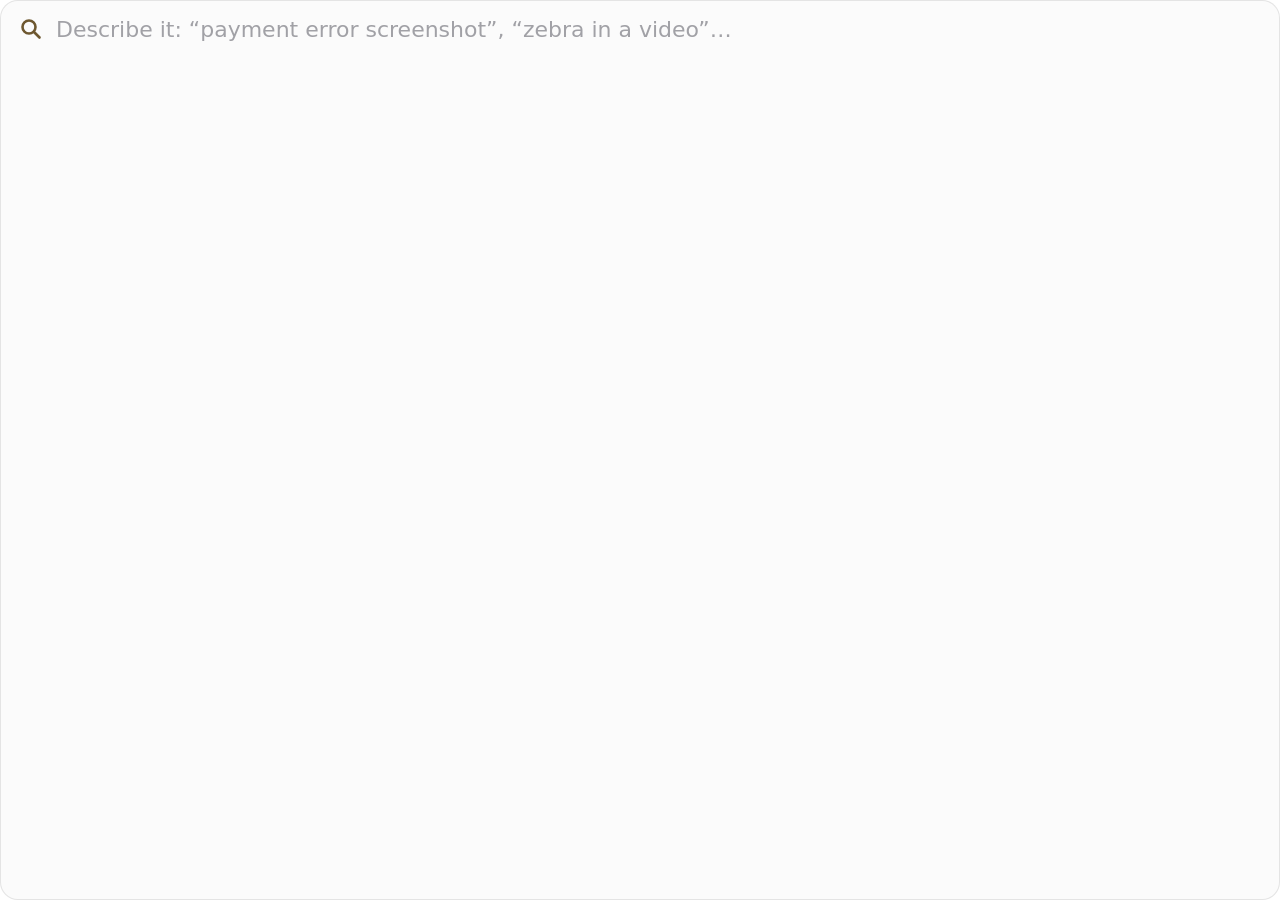
<file: shell/ui/index.html>
<!doctype html>
<html lang="en">
<head>
  <meta charset="utf-8">
  <title>所得</title>
  <link rel="stylesheet" href="panel.css">
</head>
<body>
  <main id="panel" class="panel">
    <header class="field">
      <svg class="glass" viewBox="0 0 24 24" aria-hidden="true">
        <circle cx="10" cy="10" r="6.5"/><path d="M15 15 L20.5 20.5"/>
      </svg>
      <input id="query" type="text" autocomplete="off" autocorrect="off" spellcheck="false" aria-label="Search"
             placeholder="Describe it: “payment error screenshot”, “zebra in a video”…">
      <span id="activity" class="activity" hidden></span>
    </header>
    <section id="body" class="body" hidden>
      <div id="list" class="list" role="listbox" aria-label="Results"></div>
      <div id="preview" class="preview" aria-live="polite"></div>
    </section>
    <footer id="footer" class="footer" hidden>
      <span id="summary" class="summary"></span>
      <span id="keys" class="keys"></span>
    </footer>
  </main>
  <script src="results.js"></script>
  <script src="panel.js"></script>
</body>
</html>
</file>
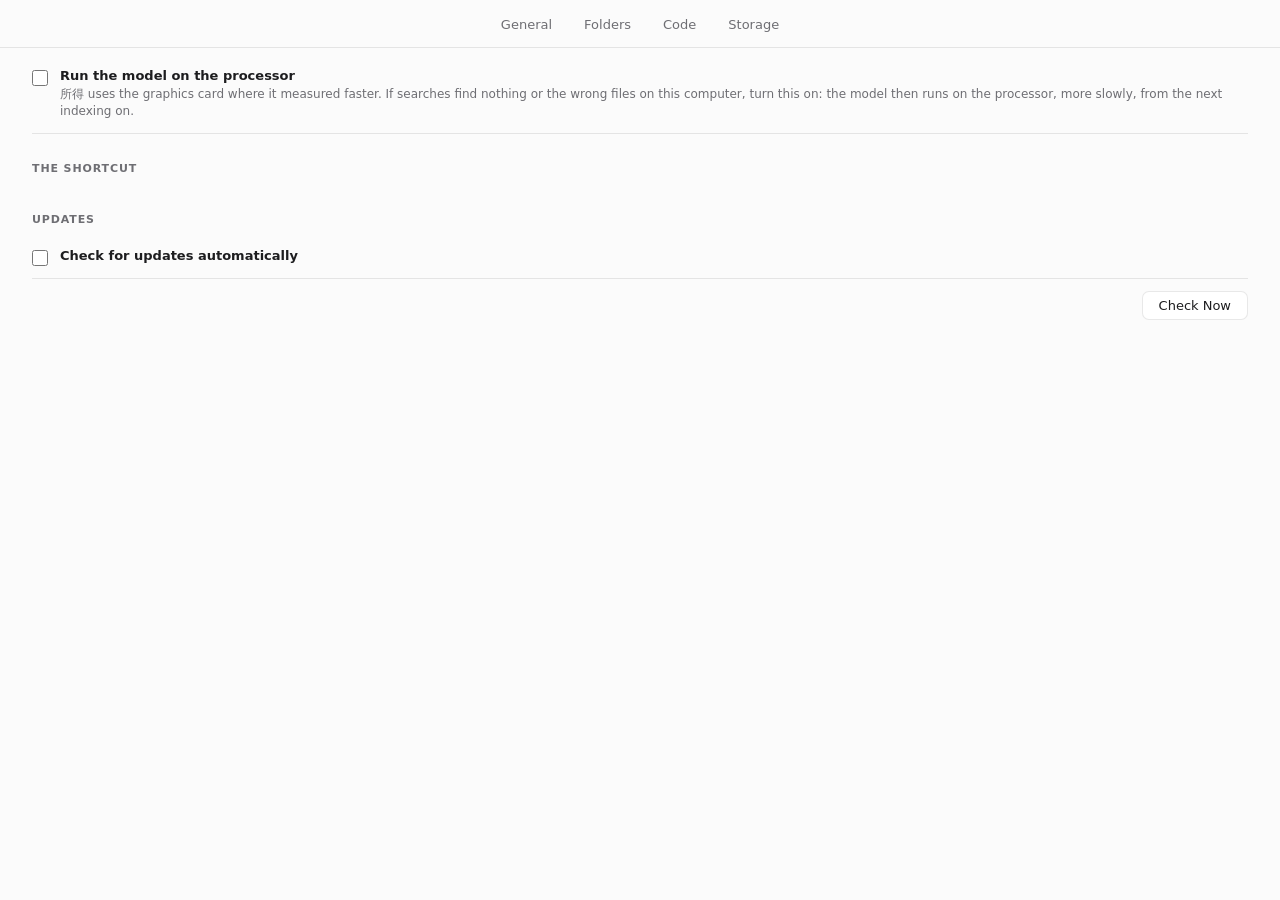
<file: shell/ui/settings.html>
<!doctype html>
<html lang="en">
<head>
  <meta charset="utf-8">
  <title>所得 Settings</title>
  <link rel="stylesheet" href="setup.css">
  <link rel="stylesheet" href="settings.css">
</head>
<body>
  <nav class="tabs" id="tabs" role="tablist">
    <button role="tab" data-tab="general">General</button>
    <button role="tab" data-tab="folders">Folders</button>
    <button role="tab" data-tab="code">Code</button>
    <button role="tab" data-tab="storage">Storage</button>
  </nav>
  <main class="settings">
    <section class="tab" id="general" role="tabpanel">
      <label class="option" id="login-option" hidden>
        <input type="checkbox" id="login">
        <span class="text">
          <span class="name">Open 所得 at login</span>
          <span class="info">所得 lives in the tray and keeps your folders indexed.</span>
        </span>
      </label>

      <div class="option" id="tray-click-option" hidden>
        <span class="text">
          <span class="name">Clicking 所得's tray icon</span>
          <label class="choice"><input type="radio" name="tray-click" value="window"> Opens the window</label>
          <label class="choice"><input type="radio" name="tray-click" value="panel"> Shows the search panel</label>
          <span class="info">Right-click it for the menu.</span>
        </span>
      </div>

      <label class="option" id="center-option" hidden>
        <input type="checkbox" id="center">
        <span class="text">
          <span class="name">Center the search panel</span>
          <span class="info">This desktop decides where new windows open, so the panel opens where it puts them.
            Centered, it opens where it does on a Mac, but 所得 then keeps a transparent window over the whole screen:
            about 50 MB more memory on a 1080p screen (up to 200 MB on a 4K one), and more processor time while you type
            on computers without graphics acceleration.</span>
        </span>
      </label>

      <label class="option" id="processor-option">
        <input type="checkbox" id="processor">
        <span class="text">
          <span class="name">Run the model on the processor</span>
          <span class="info">所得 uses the graphics card where it measured faster. If searches find nothing or the wrong
            files on this computer, turn this on: the model then runs on the processor, more slowly, from the next
            indexing on.</span>
        </span>
      </label>

      <h3>The shortcut</h3>
      <div class="keys" id="keys"></div>
      <button class="link" id="change-shortcut" hidden>Change Shortcut…</button>
      <p class="note" id="recording" hidden></p>
      <p class="shortcut-note" id="shortcut-note" hidden></p>
      <code class="command" id="shortcut-command" hidden></code>

      <h3>Updates</h3>
      <label class="option">
        <input type="checkbox" id="update-checks">
        <span class="text">
          <span class="name">Check for updates automatically</span>
          <span class="info" id="update-info"></span>
        </span>
      </label>
      <div class="update-row">
        <button class="link" id="update-version"></button>
        <button id="check-now">Check Now</button>
      </div>
    </section>

    <section class="tab" id="folders" role="tabpanel" hidden>
      <div class="card status-card">
        <div class="status-text">
          <div class="status-line" id="status-line"></div>
          <div class="bar" id="status-bar" hidden><div class="fill" id="status-fill"></div></div>
          <div class="status-detail" id="status-detail"></div>
        </div>
        <button id="pause" hidden>Pause</button>
      </div>

      <h3>Folders to search</h3>
      <div class="card list" id="folder-rows"></div>
      <button class="link" id="add-folders">Add Folders…</button>

      <h3>Skip these folders</h3>
      <div class="card list" id="skipped-rows"></div>
      <button class="link" id="skip-folder">Skip a Folder…</button>

      <h3>Skip these file types</h3>
      <input class="field" id="types" type="text" placeholder="e.g. heic, txt" spellcheck="false" autocomplete="off">
      <p class="note">所得 reads pictures, PDFs, documents (txt, md, rtf, docx, odt, html), audio and video. Keys,
        certificates and password files are never read, nor are hidden folders.</p>

      <label class="option hours-option">
        <input type="checkbox" id="hours">
        <span class="text">
          <span class="name">Index only at set hours</span>
          <span class="info">Files are read only between these times, and what changed meanwhile is picked up when
            they begin. Search works all day.</span>
          <span class="times" id="times" hidden>From <input type="time" id="hours-start"> to
            <input type="time" id="hours-end"></span>
        </span>
      </label>
    </section>

    <section class="tab" id="code" role="tabpanel" hidden>
      <p class="intro">所得 can find code by what it does. Type “code:” in the search panel and say what the code does,
        or pick Code in the window. Results open in your editor at the line.</p>
      <div class="card status-card" id="code-status" hidden>
        <div class="status-text">
          <div class="status-line" id="code-status-line"></div>
          <div class="status-detail" id="code-status-detail"></div>
        </div>
      </div>

      <h3>Code folders</h3>
      <div class="card list" id="code-rows"></div>
      <button class="link" id="add-code">Add Folders…</button>

      <h3>Open code in</h3>
      <select class="field" id="code-editor"></select>
      <p class="note">所得 reads what git keeps in these folders: source, configuration, a repository's docs and
        notebooks. It leaves out what git ignores, dependencies and build output, data files, keys and password files.
        Code gets an index of its own and shows up only when you search for code.</p>

      <button class="link danger" id="code-off" hidden>Turn Off Code Search…</button>
      <div class="confirm" id="code-off-confirm" hidden>
        <p id="code-off-text"></p>
        <div class="actions">
          <button id="code-off-cancel">Cancel</button>
          <button class="danger" id="code-off-go">Turn Off</button>
        </div>
      </div>
    </section>

    <section class="tab" id="storage" role="tabpanel" hidden>
      <h3>Model</h3>
      <div class="card facts">
        <div class="fact"><span>EmbeddingGemma 2</span><span>Google · Apache 2.0 · 865 MB</span></div>
        <div class="fact"><span>Status</span><span id="model-status"></span></div>
        <div class="fact"><span>Location</span><button class="path-button" id="model-path"></button></div>
      </div>
      <h3>Index</h3>
      <div class="card facts">
        <div class="fact"><span>Size on disk</span><span id="index-size"></span></div>
        <div class="fact"><span>Location</span><button class="path-button" id="index-path"></button></div>
      </div>
      <h3>Privacy</h3>
      <p class="privacy-text">所得 reads the folders you choose and keeps what it learns in its index, on this
        computer. It goes online only to download its model, once, and to check for updates (General), which sends nothing
        about your files.</p>
      <p class="note"><span id="version"></span> <button class="link inline" id="licenses" hidden>Licenses</button></p>
    </section>

    <p class="note problem" id="problem" hidden></p>
  </main>
  <script src="shortcut.js"></script>
  <script src="settings.js"></script>
</body>
</html>
</file>
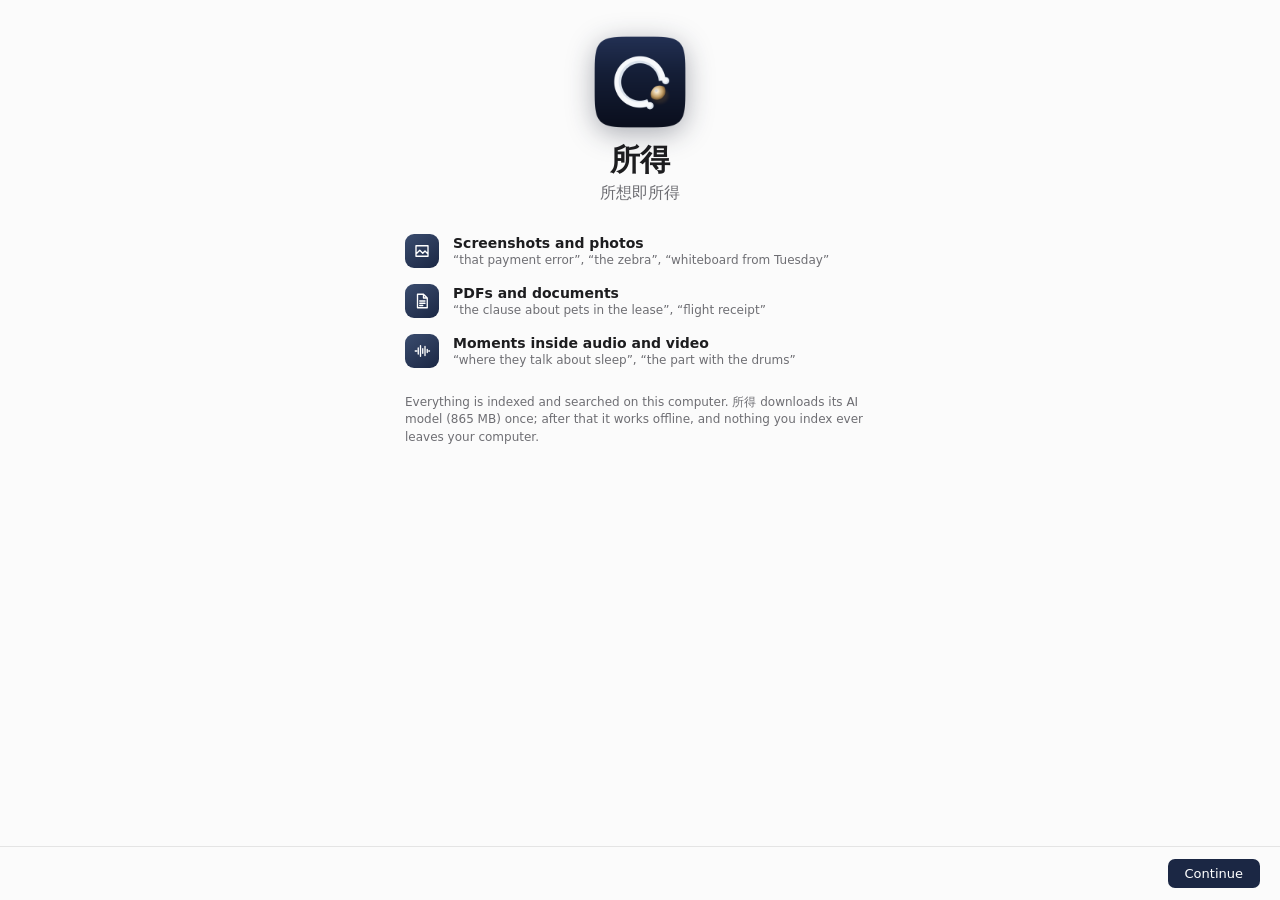
<file: shell/ui/setup.html>
<!doctype html>
<html lang="en">
<head>
  <meta charset="utf-8">
  <title>Set Up 所得</title>
  <link rel="stylesheet" href="setup.css">
</head>
<body>
  <main>
    <section class="page" id="welcome">
      <div class="hero">
        <img class="icon" src="icon.png" alt="">
        <h1>所得</h1>
        <p class="tagline">所想即所得</p>
      </div>
      <ul class="features">
        <li><span class="tile"><svg viewBox="0 0 24 24"><path d="M4 5 H20 V19 H4 Z M4 16 L9 11 L13 15 L16 12 L20 16"/></svg></span><div><b>Screenshots and photos</b>
          <span>“that payment error”, “the zebra”, “whiteboard from Tuesday”</span></div></li>
        <li><span class="tile"><svg viewBox="0 0 24 24"><path d="M6 3 H14 L19 8 V21 H6 Z M14 3 V8 H19 M9 12 H16 M9 15 H16 M9 18 H13"/></svg></span><div><b>PDFs and documents</b>
          <span>“the clause about pets in the lease”, “flight receipt”</span></div></li>
        <li><span class="tile"><svg viewBox="0 0 24 24"><path d="M3 12 H5 M7 8 V16 M10 5 V19 M13 9 V15 M16 6 V18 M19 10 V14 M21 12 H22"/></svg></span><div><b>Moments inside audio and video</b>
          <span>“where they talk about sleep”, “the part with the drums”</span></div></li>
      </ul>
      <p class="privacy">Everything is indexed and searched on this computer. 所得 downloads its AI model (865 MB)
        once; after that it works offline, and nothing you index ever leaves your computer.</p>
    </section>

    <section class="page" id="folders" hidden>
      <h2>What should 所得 search?</h2>
      <p class="subtitle" id="folders-subtitle">Pick folders, and open one to leave out some of its subfolders. The
        first pass reads everything once; after that 所得 keeps up with changes as they happen.</p>
      <div class="folders" id="folder-list"></div>
      <button class="link" id="add-folder">Add Folder…</button>
      <p class="note">所得 only reads files: it never changes, moves or uploads them.</p>
    </section>

    <section class="page" id="code" hidden>
      <h2>Search your code too?</h2>
      <p class="subtitle">所得 can find code by what it does: type “code:” in the search panel and say what you're
        looking for. Code gets an index of its own and shows up only when you search for code. Pick the folders that hold
        your code, or leave them all and turn it on later in Settings.</p>
      <div class="folders" id="code-list"></div>
      <p class="note">所得 reads what git keeps (not dependencies or build output). The time is reading it once; after
        that, only what changes is read again.</p>
    </section>

    <section class="page" id="shortcut" hidden>
      <h2>Search from anywhere</h2>
      <p class="subtitle">Press the shortcut in any app to open the search panel, and describe what you remember.</p>
      <div class="keys" id="keys"></div>
      <button class="link" id="change-shortcut" hidden>Change Shortcut…</button>
      <p class="note" id="recording" hidden></p>
      <p class="shortcut-note" id="shortcut-note" hidden></p>
      <code class="command" id="shortcut-command" hidden></code>
      <h3>In the search panel</h3>
      <dl class="panel-keys">
        <dt>↩</dt><dd>opens the file (at the page or moment, where it can)</dd>
        <dt id="reveal-key">Ctrl+↩</dt><dd id="reveal-text">shows it in its folder</dd>
        <dt>↑ ↓</dt><dd>move between results</dd>
        <dt>Space</dt><dd>shows the one you moved to big</dd>
        <dt>Esc</dt><dd>closes the panel</dd>
      </dl>
    </section>

    <section class="page" id="ready" hidden>
      <div class="hero">
        <img class="icon" src="icon.png" alt="">
        <h2>You're all set</h2>
      </div>
      <div class="progress-card" id="progress">
        <div class="progress-line">
          <span class="progress-what" id="progress-what"></span>
          <span class="progress-left" id="progress-left"></span>
        </div>
        <div class="bar" id="bar"><div class="fill" id="bar-fill"></div></div>
        <p class="progress-note" id="progress-note"></p>
      </div>
      <p class="subtitle centered" id="ready-text">所得 lives in the tray, which shows how indexing is going.
        Closing this window doesn't stop it.</p>
    </section>
  </main>

  <footer>
    <span class="model" id="model"></span>
    <span class="summary" id="summary"></span>
    <span class="buttons">
      <button id="back" hidden>Back</button>
      <button class="primary" id="next">Continue</button>
    </span>
  </footer>
  <script src="shortcut.js"></script>
  <script src="setup.js"></script>
</body>
</html>
</file>
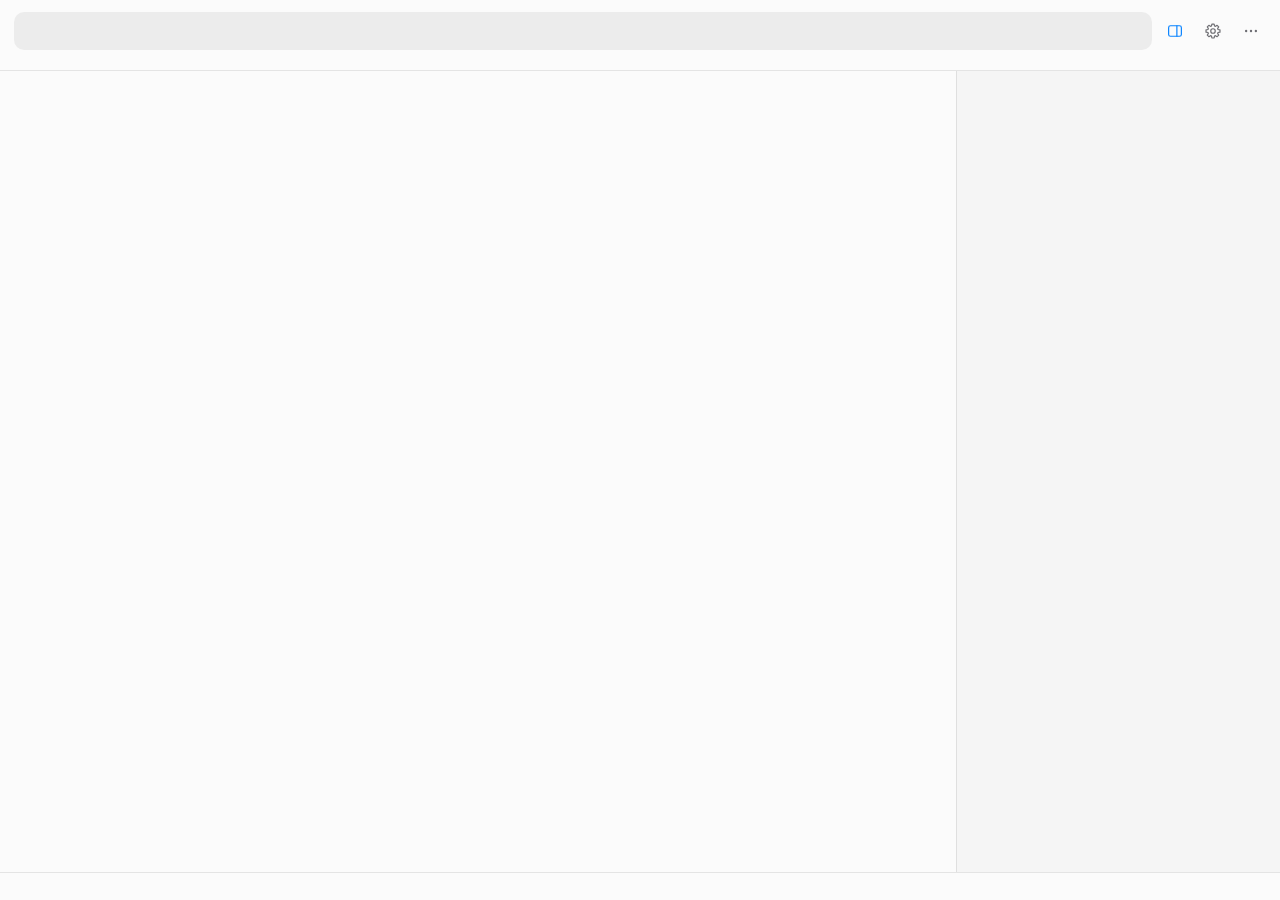
<file: shell/ui/window.html>
<!doctype html>
<html lang="en">
<head>
  <meta charset="utf-8">
  <title>所得</title>
  <link rel="stylesheet" href="window.css">
</head>
<body>
  <header class="top">
    <div class="bar">
      <label class="field" id="field">
        <span class="glass" id="glass" aria-hidden="true"></span>
        <input id="query" type="text" autocomplete="off" autocorrect="off" spellcheck="false" aria-label="Search">
        <button class="clear" id="clear" title="Clear" aria-label="Clear" hidden>
          <svg viewBox="0 0 20 20"><circle cx="10" cy="10" r="8"/><path d="M7 7 L13 13 M13 7 L7 13"/></svg>
        </button>
      </label>
      <button class="tool" id="toggle-preview" aria-pressed="true">
        <svg viewBox="0 0 24 24"><rect x="3.5" y="5" width="17" height="14" rx="2.5"/><path d="M14.5 5 V19"/></svg>
      </button>
      <button class="tool" id="settings" aria-label="Settings">
        <svg viewBox="0 0 24 24"><path d="M18.7 10.0 L21.3 10.5 L21.3 13.5 L18.7 14.0 L18.2 15.3 L19.6 17.5 L17.5 19.6 L15.3 18.2 L14.0 18.7 L13.5 21.3 L10.5 21.3 L10.0 18.7 L8.7 18.2 L6.5 19.6 L4.4 17.5 L5.8 15.3 L5.3 14.0 L2.7 13.5 L2.7 10.5 L5.3 10.0 L5.8 8.7 L4.4 6.5 L6.5 4.4 L8.7 5.8 L10.0 5.3 L10.5 2.7 L13.5 2.7 L14.0 5.3 L15.3 5.8 L17.5 4.4 L19.6 6.5 L18.2 8.7 Z"/><circle cx="12" cy="12" r="3"/></svg>
      </button>
      <button class="tool" id="more" title="More" aria-label="More" aria-haspopup="menu">
        <svg viewBox="0 0 24 24"><circle cx="5.5" cy="12" r="1.6"/><circle cx="12" cy="12" r="1.6"/><circle cx="18.5" cy="12" r="1.6"/></svg>
      </button>
    </div>
    <nav class="kinds" id="kinds" aria-label="Kinds of files"></nav>
  </header>

  <div class="split">
    <main class="content" id="content"></main>
    <aside class="side" id="side" aria-live="polite"></aside>
  </div>

  <footer class="status">
    <span class="ring" id="ring" hidden></span>
    <button class="status-line" id="status-line" title="Folders and indexing"></button>
    <span class="spacer"></span>
    <span class="count" id="count"></span>
    <button class="update" id="update" title="See what's new and update" hidden></button>
  </footer>

  <div class="menu" id="menu" role="menu" hidden></div>
  <script src="results.js"></script>
  <script src="window.js"></script>
</body>
</html>
</file>
<file: shell/ui/panel.css>
/* The search panel. Sizes and wording follow the Mac app's panel (Sources/SuodeApp/SearchPanelView.swift); the colors
   are 所得's (pearl and midnight) over the system's light or dark. */

:root {
  --pearl: #f4e4c4;
  --ivory: #6e5830;
  --midnight: #1b2744;
  --surface: #fbfbfb;
  --text: #1d1d1f;
  --secondary: #6e6e73;
  --tertiary: #a1a1a6;
  --line: rgba(0, 0, 0, 0.09);
  --selected: rgba(10, 132, 255, 0.2);
  --chip: rgba(0, 0, 0, 0.06);
  --mark: rgba(143, 115, 68, 0.28);
  --link: #0a6fd8;
  --list-width: 330px;
  font-family: -apple-system, BlinkMacSystemFont, "Segoe UI Variable Text", "Segoe UI", system-ui, Ubuntu, Cantarell,
    "Noto Sans", sans-serif;
  font-size: 13px;
  color: var(--text);
}

@media (prefers-color-scheme: dark) {
  :root {
    --surface: #1f1f21;
    --text: #f2f2f7;
    --secondary: #a1a1a6;
    --tertiary: #6e6e73;
    --line: rgba(255, 255, 255, 0.1);
    --selected: rgba(10, 132, 255, 0.32);
    --chip: rgba(255, 255, 255, 0.09);
    --mark: rgba(143, 115, 68, 0.35);
    --link: #4aa3ff;
    --ivory: #f0d7a8;
  }
}

* { box-sizing: border-box; }
[hidden] { display: none !important; }

html, body {
  margin: 0;
  height: 100%;
  background: transparent;
  overflow: hidden;
  user-select: none;
  -webkit-user-select: none;
  cursor: default;
}

.panel {
  position: relative;
  display: flex;
  flex-direction: column;
  height: 100vh;
  background: var(--surface);
  border-radius: 18px;
  border: 1px solid var(--line);
  overflow: hidden;
}

/* Wayland: the window fills the screen and the panel sits where the Mac app puts it, centered a fifth of the way down,
   with a shadow of its own (panel.js sets its height). */
.fills-screen .panel {
  position: absolute;
  top: 20vh;
  left: calc(50% - 390px);
  width: 780px;
  height: 56px;
  box-shadow: 0 22px 56px rgba(0, 0, 0, 0.3), 0 3px 12px rgba(0, 0, 0, 0.16);
}

/* The field */

.field {
  display: flex;
  align-items: center;
  gap: 11px;
  height: 56px;
  flex: none;
  padding: 0 18px;
}

.glass {
  width: 24px;
  height: 24px;
  flex: none;
  fill: none;
  stroke: var(--ivory);
  stroke-width: 2.6;
  stroke-linecap: round;
}

#query {
  flex: 1;
  min-width: 0;
  border: 0;
  outline: 0;
  background: transparent;
  color: var(--text);
  font: inherit;
  font-size: 22px;
}

#query::placeholder { color: var(--tertiary); }

/* Indexing (or the model's download) while results may be incomplete: ivory, so it's seen. */
.activity {
  display: flex;
  align-items: center;
  gap: 6px;
  font-size: 11.5px;
  font-weight: 600;
  font-variant-numeric: tabular-nums;
  color: var(--ivory);
  padding: 4px 10px;
  border-radius: 99px;
  background: rgba(143, 115, 68, 0.14);
  white-space: nowrap;
}

.activity svg { width: 12px; height: 12px; transform: rotate(-90deg); }
.activity circle { fill: none; stroke-width: 2.4; }
.activity .track { stroke: rgba(143, 115, 68, 0.3); }
.activity .done { stroke: var(--ivory); stroke-linecap: round; }

/* Results and preview */

.body {
  display: flex;
  flex: 1;
  min-height: 0;
  border-top: 1px solid var(--line);
}

.list {
  width: var(--list-width);
  flex: none;
  overflow-y: auto;
  padding: 6px 8px 10px;
  border-right: 1px solid var(--line);
}

.group-title {
  font-size: 10px;
  font-weight: 600;
  letter-spacing: 0.08em;
  text-transform: uppercase;
  color: var(--secondary);
  padding: 10px 10px 4px;
}

.row {
  display: flex;
  align-items: center;
  gap: 10px;
  padding: 5px 8px;
  border-radius: 8px;
  min-height: 46px;
}

.row.selected { background: var(--selected); }

.thumb {
  width: 36px;
  height: 36px;
  flex: none;
  border-radius: 6px;
  object-fit: cover;
  background: var(--chip);
}

.thumb.icon {
  display: grid;
  place-items: center;
  color: var(--secondary);
}

.thumb.icon svg { width: 20px; height: 20px; fill: none; stroke: currentColor; stroke-width: 1.6; }

.row-text { min-width: 0; flex: 1; }

.row-title {
  display: flex;
  align-items: center;
  gap: 6px;
  font-size: 13px;
  font-weight: 600;
}

.row-title .name { overflow: hidden; text-overflow: ellipsis; white-space: nowrap; }

.row-sub {
  font-size: 11px;
  color: var(--secondary);
  overflow: hidden;
  text-overflow: ellipsis;
  white-space: nowrap;
  margin-top: 2px;
}

.row-sub b, .passage b { color: var(--text); font-weight: 600; }

.badge {
  flex: none;
  font-size: 10px;
  font-weight: 600;
  font-variant-numeric: tabular-nums;
  padding: 1px 6px;
  border-radius: 99px;
  background: var(--chip);
  color: var(--secondary);
}

.more {
  font-size: 11.5px;
  font-weight: 500;
  color: var(--link);
  padding: 3px 10px 4px;
}

.weaker {
  display: flex;
  align-items: center;
  gap: 6px;
  height: 26px;
  padding: 0 10px;
  margin-top: 6px;
  border-radius: 8px;
  color: var(--secondary);
  font-size: 12px;
}

.weaker.selected { background: var(--selected); }
.weaker .chevron { transition: transform 0.12s; }
.weaker.open .chevron { transform: rotate(90deg); }

.preview {
  flex: 1;
  min-width: 0;
  display: flex;
  flex-direction: column;
  padding: 16px 16px 14px;
  overflow: hidden;
}

.picture {
  flex: 1;
  min-height: 0;
  display: flex;
  align-items: center;
  justify-content: center;
  position: relative;
}

.picture img, .picture video {
  max-width: 100%;
  max-height: 100%;
  border-radius: 8px;
  box-shadow: 0 1px 6px rgba(0, 0, 0, 0.18);
}

.moment {
  position: relative;
  max-width: 100%;
  max-height: 100%;
  display: flex;
}

.moment img { max-width: 100%; max-height: 100%; }

.play {
  position: absolute;
  inset: 0;
  margin: auto;
  width: 54px;
  height: 54px;
  border-radius: 50%;
  background: rgba(0, 0, 0, 0.42);
  border: 1.5px solid rgba(255, 255, 255, 0.7);
  display: grid;
  place-items: center;
  pointer-events: none;
}

.play svg { width: 22px; height: 22px; fill: white; margin-left: 4px; }

.at {
  position: absolute;
  left: 10px;
  bottom: 10px;
  font-size: 12px;
  font-weight: 600;
  font-variant-numeric: tabular-nums;
  color: white;
  padding: 2px 7px;
  border-radius: 6px;
  background: rgba(0, 0, 0, 0.45);
  pointer-events: none;
}

.passage {
  flex: 1;
  min-height: 0;
  overflow: hidden;
  font-size: 12.5px;
  line-height: 1.5;
  color: var(--secondary);
  white-space: pre-wrap;
  word-break: break-word;
  user-select: text;
  -webkit-user-select: text;
}

.passage.code { font-family: ui-monospace, "Cascadia Mono", Consolas, "DejaVu Sans Mono", monospace; font-size: 11.5px; }
.passage mark { background: var(--mark); color: var(--text); border-radius: 2px; }

.audio-picture {
  width: 100%;
  display: flex;
  flex-direction: column;
  align-items: center;
  gap: 14px;
  color: var(--secondary);
}

.audio-picture svg { width: 54px; height: 54px; fill: none; stroke: var(--midnight); stroke-width: 1.4; }
.audio-picture audio { width: 90%; }

.facts { flex: none; margin-top: 14px; }
.facts .title { font-size: 15px; font-weight: 600; overflow: hidden; text-overflow: ellipsis; white-space: nowrap; }
.facts .line { font-size: 12px; color: var(--secondary); margin-top: 3px; overflow: hidden; text-overflow: ellipsis; white-space: nowrap; }

.reason {
  display: flex;
  align-items: center;
  gap: 8px;
  font-size: 12.5px;
  font-weight: 500;
  margin-top: 10px;
}

.reason svg { width: 16px; height: 16px; fill: none; stroke: var(--ivory); stroke-width: 2; stroke-linecap: round; flex: none; }
.reason-text { margin: 4px 0 0 24px; font-size: 12px; color: var(--secondary); overflow: hidden; text-overflow: ellipsis; white-space: nowrap; }

.buttons { display: flex; gap: 8px; margin-top: 12px; }

.buttons button {
  font: inherit;
  font-size: 12.5px;
  color: var(--text);
  background: var(--chip);
  border: 0;
  border-radius: 7px;
  padding: 5px 12px;
}

.buttons button:active { filter: brightness(0.92); }

.message {
  flex: 1;
  display: flex;
  flex-direction: column;
  align-items: center;
  justify-content: center;
  gap: 6px;
  text-align: center;
  color: var(--secondary);
  padding: 0 40px;
}

.message strong { color: var(--text); font-size: 15px; }

/* The footer */

.footer {
  display: flex;
  align-items: center;
  justify-content: space-between;
  gap: 12px;
  height: 30px;
  flex: none;
  padding: 0 16px;
  font-size: 11px;
  border-top: 1px solid var(--line);
}

.summary { color: var(--secondary); white-space: nowrap; overflow: hidden; text-overflow: ellipsis; }
.keys { color: var(--tertiary); white-space: pre; }

/* The big preview (Space): the selected result over the whole panel, which grows to its tallest. */
.big { position: absolute; inset: 0; z-index: 10; display: flex; flex-direction: column; border-radius: inherit;
       overflow: hidden; background: var(--surface, #fbfbfb); }
.big[hidden] { display: none; }
.big .head { flex: none; display: flex; align-items: baseline; gap: 10px; padding: 12px 16px; border-bottom: 1px solid var(--line, rgba(0,0,0,0.1)); }
.big .head .name { font-weight: 600; overflow: hidden; text-overflow: ellipsis; white-space: nowrap; }
.big .head .place { flex: none; font-size: 12px; opacity: 0.7; }
.big .view { flex: 1; min-height: 0; display: flex; align-items: center; justify-content: center; padding: 10px; overflow: auto; }
.big .view > video { max-width: 100%; max-height: 100%; }
.big .view > * { max-width: 100%; max-height: 100%; }
.big .view img { max-width: 100%; max-height: 100%; object-fit: contain; }
</file>
<file: shell/ui/setup.css>
/* The setup window: Suode's first launch, and Choose Folders… later. The Mac app's onboarding
   (Sources/SuodeApp/Onboarding.swift) is the reference; pearl and midnight are 所得's colors. */

:root {
  --pearl: #f4e4c4;
  --ivory: #6e5830;
  --midnight: #1b2744;
  --dusk: #3a4c6e;
  --surface: #fbfbfb;
  --card: #ffffff;
  --text: #1d1d1f;
  --secondary: #6e6e73;
  --tertiary: #a1a1a6;
  --line: rgba(0, 0, 0, 0.09);
  --accent: #0a84ff;
  font-family: -apple-system, BlinkMacSystemFont, "Segoe UI Variable Text", "Segoe UI", system-ui, Ubuntu, Cantarell,
    "Noto Sans", sans-serif;
  font-size: 13px;
  color: var(--text);
  background: var(--surface);
}

@media (prefers-color-scheme: dark) {
  :root {
    --surface: #1f1f21;
    --card: #2a2a2d;
    --text: #f2f2f7;
    --secondary: #a1a1a6;
    --tertiary: #6e6e73;
    --line: rgba(255, 255, 255, 0.1);
  }
}

* { box-sizing: border-box; }
[hidden] { display: none !important; }

html, body { margin: 0; height: 100%; overflow: hidden; background: var(--surface); }

body { display: flex; flex-direction: column; user-select: none; -webkit-user-select: none; cursor: default; }

main { flex: 1; min-height: 0; overflow-y: auto; padding: 34px 48px 12px; }

.hero { display: flex; flex-direction: column; align-items: center; text-align: center; }

.icon { width: 96px; height: 96px; filter: drop-shadow(0 6px 14px rgba(18, 24, 43, 0.35)); }

h1 { font-size: 30px; margin: 10px 0 0; }
h2 { font-size: 24px; margin: 0 0 6px; }
h3 { font-size: 11px; text-transform: uppercase; letter-spacing: 0.08em; color: var(--secondary); margin: 28px 0 10px; }

.tagline { font-size: 16px; color: var(--secondary); margin: 2px 0 0; }
.subtitle { font-size: 13px; color: var(--secondary); margin: 0 0 18px; line-height: 1.45; }
.centered { text-align: center; max-width: 470px; margin: 18px auto 0; }

.features { list-style: none; padding: 0; margin: 30px auto 0; max-width: 470px; display: grid; gap: 16px; }
.features li { display: flex; align-items: center; gap: 14px; }
.features div { display: flex; flex-direction: column; gap: 2px; }
.features b { font-size: 14px; }
.features span:not(.tile) { font-size: 12px; color: var(--secondary); }

.tile {
  width: 34px; height: 34px; flex: none; border-radius: 9px;
  background: linear-gradient(145deg, var(--dusk), var(--midnight));
  display: grid; place-items: center;
}
.tile svg { width: 18px; height: 18px; fill: none; stroke: white; stroke-width: 1.8; stroke-linecap: round; stroke-linejoin: round; }

.privacy { max-width: 470px; margin: 26px auto 0; font-size: 12px; color: var(--secondary); line-height: 1.45; }

.folders { display: flex; flex-direction: column; gap: 6px; }

/* A folder: its checkbox (mixed when only some of it is searched), what's in it, how long its first pass takes, and its
   subfolders one level down when opened. */
.folder-box { background: var(--card); border: 1px solid var(--line); border-radius: 10px; }
.folder-box.off { background: transparent; }
.folder { display: flex; align-items: center; gap: 10px; padding: 9px 12px 9px 6px; }
.disclosure {
  width: 18px; height: 26px; flex: none; padding: 0; border: 0; background: none; color: var(--secondary);
  display: grid; place-items: center;
}
.disclosure svg { width: 10px; height: 10px; transition: transform 0.12s; }
.disclosure.open svg { transform: rotate(90deg); }
.disclosure[disabled] { visibility: hidden; }
.folder input, .subfolder input { width: 16px; height: 16px; accent-color: var(--midnight); flex: none; margin: 0; }
.folder .text { min-width: 0; flex: 1; }
.folder .name { font-size: 13px; font-weight: 600; }
.folder .path, .folder .counts { font-size: 11px; color: var(--secondary); overflow: hidden; text-overflow: ellipsis; white-space: nowrap; }
.folder .counts.problem { color: var(--ivory); }
.time { flex: none; text-align: right; font-size: 12px; font-weight: 500; font-variant-numeric: tabular-nums; }
.time small { display: block; font-size: 10px; font-weight: 400; color: var(--tertiary); }
.off .time, .subfolder.off .time, .time.quiet { color: var(--tertiary); }
.subfolders { border-top: 1px solid var(--line); padding: 4px 0 6px; }
.subfolder { display: flex; align-items: center; gap: 8px; padding: 4px 12px 4px 34px; }
.subfolder .name { font-size: 12px; flex: none; max-width: 40%; overflow: hidden; text-overflow: ellipsis; white-space: nowrap; }
.subfolder .counts { font-size: 11px; color: var(--secondary); flex: 1; min-width: 0; overflow: hidden; text-overflow: ellipsis; white-space: nowrap; }
.subfolder.off .name, .subfolder.off .counts { opacity: 0.6; }
.subfolder .time { font-size: 11px; color: var(--secondary); }
.more { font: inherit; font-size: 11px; color: var(--ivory); background: none; border: 0; padding: 4px 0 2px 58px; }

/* Setup's last step: the model's download, then indexing, as it goes. */
.progress-card {
  max-width: 470px; margin: 26px auto 0; padding: 16px 18px;
  background: var(--card); border: 1px solid var(--line); border-radius: 12px;
}
.progress-line { display: flex; justify-content: space-between; align-items: baseline; gap: 12px; font-size: 13px; }
.progress-what { font-weight: 600; }
.progress-left { color: var(--secondary); font-variant-numeric: tabular-nums; white-space: nowrap; }
.bar { position: relative; height: 6px; margin-top: 10px; border-radius: 3px; background: var(--line); overflow: hidden; }
.bar .fill { position: absolute; left: 0; top: 0; bottom: 0; width: 0; border-radius: 3px; background: var(--midnight); transition: width 0.3s; }
.bar.busy .fill { width: 30%; animation: busy 1.3s ease-in-out infinite; }
.bar.done .fill { width: 100%; }
@keyframes busy { from { left: -30%; } to { left: 100%; } }
.progress-note { font-size: 12px; color: var(--secondary); line-height: 1.45; margin: 10px 0 0; }

button {
  font: inherit; font-size: 13px; color: var(--text); background: var(--card); border: 1px solid var(--line);
  border-radius: 7px; padding: 6px 16px;
}
button.primary { background: var(--midnight); color: white; border-color: transparent; }
button.primary:disabled { opacity: 0.45; }
button.link { background: none; border: 0; color: var(--ivory); padding: 10px 2px 0; }

.note { font-size: 11px; color: var(--secondary); margin-top: 18px; }

.keys { display: flex; gap: 6px; margin: 8px 0 4px; }
.key {
  min-width: 44px; padding: 8px 12px; text-align: center; font-size: 16px; font-weight: 500;
  background: var(--card); border: 1px solid var(--line); border-bottom-width: 3px; border-radius: 9px;
}

.shortcut-note { font-size: 12px; color: var(--secondary); line-height: 1.45; margin: 12px 0 0; max-width: 560px; }
.command {
  display: block; margin-top: 8px; padding: 8px 10px; font-size: 12px; user-select: text; -webkit-user-select: text;
  background: var(--card); border: 1px solid var(--line); border-radius: 7px; overflow-wrap: anywhere; cursor: text;
}

.panel-keys { display: grid; grid-template-columns: 80px 1fr; gap: 8px 12px; margin: 0; }
.panel-keys dt { font-weight: 600; color: var(--text); }
.panel-keys dd { margin: 0; color: var(--secondary); }

footer {
  flex: none; display: flex; align-items: center; justify-content: space-between; gap: 12px;
  padding: 12px 20px; border-top: 1px solid var(--line);
}
.model { font-size: 11px; color: var(--secondary); white-space: nowrap; }
.summary { flex: 1; text-align: right; font-size: 12px; color: var(--secondary); white-space: nowrap; overflow: hidden; text-overflow: ellipsis; }
.buttons { display: flex; gap: 8px; }
</file>
<file: shell/ui/settings.css>
/* The Settings window: setup.css's look (colors, keys, notes), with tabs: General, Folders, Code, Storage. */

body { display: flex; flex-direction: column; }

.tabs { flex: none; display: flex; justify-content: center; gap: 4px; padding: 12px 20px 10px; border-bottom: 1px solid var(--line); }
.tabs button { border: 0; border-radius: 7px; padding: 5px 14px; background: none; color: var(--secondary); font-weight: 500; }
.tabs button:hover { background: var(--line); }
.tabs button[aria-selected="true"] { background: var(--midnight); color: white; }

main.settings { flex: 1; min-height: 0; overflow-y: auto; padding: 8px 32px 24px; }
main.settings h3:first-child { margin-top: 14px; }

.option { display: flex; gap: 12px; align-items: flex-start; padding: 12px 0; border-bottom: 1px solid var(--line); }
.option input[type="checkbox"] { width: 16px; height: 16px; margin: 2px 0 0; accent-color: var(--midnight); flex: none; }
.option .text { display: flex; flex-direction: column; gap: 3px; }
.option .name { font-size: 13px; font-weight: 600; }
.option .info { font-size: 12px; color: var(--secondary); line-height: 1.45; }
.hours-option { border-bottom: 0; margin-top: 14px; }
.option .choice { display: flex; align-items: center; gap: 8px; font-size: 13px; margin-top: 4px; }
.option .choice input { margin: 0; accent-color: var(--midnight); }
.link.inline { padding: 0; font-size: inherit; }
.update-row { display: flex; align-items: center; justify-content: space-between; gap: 12px; padding: 12px 0; }
.update-row .link { padding: 0; color: var(--secondary); cursor: default; }
.update-row .link.available { color: var(--ivory); cursor: pointer; }
.times { margin-top: 6px; font-size: 12px; color: var(--secondary); display: flex; align-items: center; gap: 8px; }
.times input { font: inherit; font-size: 12px; color: var(--text); background: var(--card); border: 1px solid var(--line); border-radius: 6px; padding: 3px 6px; }

.card { background: var(--card); border: 1px solid var(--line); border-radius: 10px; }
.status-card { display: flex; align-items: center; gap: 14px; padding: 12px 14px; margin-top: 14px; }
.status-text { flex: 1; min-width: 0; }
.status-line { font-size: 13px; font-weight: 600; }
.status-detail { font-size: 11px; color: var(--secondary); margin-top: 4px; }
.status-card .bar { margin-top: 7px; }

.list .row { display: flex; align-items: center; gap: 12px; padding: 9px 12px; border-top: 1px solid var(--line); }
.list .row:first-child { border-top: 0; }
.list .empty { padding: 10px 12px; font-size: 12px; color: var(--secondary); }
.row .text { flex: 1; min-width: 0; }
.row .name { font-size: 13px; font-weight: 600; display: flex; align-items: center; gap: 6px; }
.row .path, .row .counts { font-size: 11px; color: var(--secondary); overflow: hidden; text-overflow: ellipsis; white-space: nowrap; }
.row .side { flex: none; text-align: right; }
.row .indexed { font-size: 12px; font-weight: 500; font-variant-numeric: tabular-nums; }
.row .states { font-size: 11px; color: var(--secondary); }
.row .flag { font-size: 10px; font-weight: 600; padding: 1px 6px; border-radius: 99px; background: rgba(143, 115, 68, 0.22); }
.remove {
  flex: none; width: 22px; height: 22px; border: 0; border-radius: 50%; padding: 0; background: var(--line);
  color: var(--secondary); font-size: 15px; line-height: 22px; text-align: center;
}
.remove:hover { background: rgba(110, 88, 48, 0.25); color: var(--text); }
.confirm { padding: 10px 12px; border-top: 1px solid var(--line); background: rgba(110, 88, 48, 0.08); }
.confirm p { margin: 0 0 8px; font-size: 12px; line-height: 1.45; }
.confirm .actions { display: flex; justify-content: flex-end; gap: 8px; }
.confirm .danger { background: #c4441c; color: white; border-color: transparent; }

input.field {
  width: 100%; font: inherit; font-size: 13px; color: var(--text); background: var(--card);
  border: 1px solid var(--line); border-radius: 7px; padding: 6px 10px;
}
input.field:focus, select.field:focus { outline: 2px solid color-mix(in srgb, var(--midnight) 50%, transparent); outline-offset: -1px; }
select.field {
  font: inherit; font-size: 13px; color: var(--text); background: var(--card); border: 1px solid var(--line);
  border-radius: 7px; padding: 5px 8px; min-width: 240px;
}

.intro { font-size: 12px; color: var(--secondary); line-height: 1.5; margin: 14px 0 0; }
.link.danger { color: #c4441c; margin-top: 14px; }
#code-off-confirm { border: 1px solid var(--line); border-radius: 10px; margin-top: 14px; }

.facts .fact { display: flex; justify-content: space-between; gap: 16px; padding: 9px 12px; border-top: 1px solid var(--line); font-size: 13px; }
.facts .fact:first-child { border-top: 0; }
.facts .fact span:last-child { color: var(--secondary); text-align: right; }
/* A long path loses its start: "…/Suode/Models". */
.path-button { font: inherit; font-size: 12px; color: var(--secondary); background: none; border: 0; padding: 0; max-width: 70%; overflow: hidden; text-overflow: ellipsis; white-space: nowrap; direction: rtl; text-align: right; }
.path-button bdi { direction: ltr; unicode-bidi: isolate; }
.path-button:hover { color: var(--text); text-decoration: underline; }
.privacy-text { font-size: 12px; color: var(--secondary); line-height: 1.5; margin: 0; }
.problem { color: #c4441c; }
</file>
<file: shell/ui/window.css>
/* The window. Sizes and wording follow the Mac app's search window (Sources/SuodeApp/SearchWindow.swift); the colors
   are 所得's (pearl and midnight) over the system's light or dark, and selection is the usual blue. */

:root {
  --pearl: #f4e4c4;
  --ivory: #6e5830;
  --midnight: #1b2744;
  --dusk: #3a4c6e;
  --mist: #c5d4e8;
  --accent: #0a84ff;
  --surface: #fbfbfb;
  --pane: rgba(0, 0, 0, 0.025);
  --text: #1d1d1f;
  --secondary: #6e6e73;
  --tertiary: #a1a1a6;
  --line: rgba(0, 0, 0, 0.09);
  --fill: rgba(0, 0, 0, 0.06);
  --fill-strong: rgba(0, 0, 0, 0.1);
  --tile: rgba(0, 0, 0, 0.05);
  --menu: #ffffff;
  --mark: #e4c98a;
  --chip: rgba(27, 39, 68, 0.1);
  --chip-hover: rgba(27, 39, 68, 0.2);
  --dusk-text: #3a4c6e;
  font-family: -apple-system, BlinkMacSystemFont, "Segoe UI Variable Text", "Segoe UI", system-ui, Ubuntu, Cantarell,
    "Noto Sans", sans-serif;
  font-size: 13px;
  color: var(--text);
  color-scheme: light dark;
}

@media (prefers-color-scheme: dark) {
  :root {
    --surface: #1f1f21;
    --pane: rgba(255, 255, 255, 0.025);
    --text: #f2f2f7;
    --secondary: #a1a1a6;
    --tertiary: #6e6e73;
    --line: rgba(255, 255, 255, 0.1);
    --fill: rgba(255, 255, 255, 0.08);
    --fill-strong: rgba(255, 255, 255, 0.14);
    --tile: rgba(255, 255, 255, 0.05);
    --menu: #2c2c2e;
    --chip: rgba(197, 212, 232, 0.12);
    --chip-hover: rgba(197, 212, 232, 0.22);
    --dusk-text: #c5d4e8;
  }
}

* { box-sizing: border-box; }
[hidden] { display: none !important; }

html, body { margin: 0; height: 100%; overflow: hidden; background: var(--surface); }

body {
  display: flex;
  flex-direction: column;
  user-select: none;
  -webkit-user-select: none;
  cursor: default;
}

button { font: inherit; color: inherit; }
svg { display: block; }

/* The bar: the field, the preview and settings buttons, the menu; the kind filters under it */

.top { flex: none; padding: 12px 14px 10px; }

.bar { display: flex; align-items: center; gap: 8px; height: 38px; }

.field {
  flex: 1;
  min-width: 0;
  display: flex;
  align-items: center;
  gap: 9px;
  height: 38px;
  padding: 0 10px 0 12px;
  border-radius: 10px;
  background: var(--fill);
  box-shadow: 0 0 0 2px transparent;
  transition: box-shadow 0.15s ease-out;
  cursor: text;
}

/* Where typing goes, as a field shows it: a ring in the accent color while it has the cursor. */
.field:focus-within { box-shadow: 0 0 0 2px color-mix(in srgb, var(--accent) 60%, transparent); }

.glass { width: 22px; height: 20px; flex: none; display: grid; place-items: center; }
.glass svg { width: 19px; height: 19px; fill: none; stroke: var(--ivory); stroke-width: 2.6; stroke-linecap: round; stroke-linejoin: round; }

#query {
  flex: 1;
  min-width: 0;
  border: 0;
  outline: 0;
  background: transparent;
  color: var(--text);
  font: inherit;
  font-size: 18px;
}

#query::placeholder { color: var(--tertiary); }

.clear {
  flex: none;
  width: 22px;
  height: 22px;
  border: 0;
  padding: 0;
  background: none;
  display: grid;
  place-items: center;
  color: var(--tertiary);
}
.clear svg { width: 16px; height: 16px; }
.clear circle { fill: currentColor; stroke: none; }
.clear path { stroke: var(--surface); stroke-width: 1.8; stroke-linecap: round; fill: none; }

.tool {
  flex: none;
  width: 30px;
  height: 30px;
  border: 0;
  border-radius: 7px;
  padding: 0;
  background: none;
  display: grid;
  place-items: center;
  color: var(--secondary);
}
.tool:hover { background: var(--fill); }
.tool:active { background: var(--fill-strong); }
.tool svg { width: 18px; height: 18px; fill: none; stroke: currentColor; stroke-width: 1.6; stroke-linecap: round; stroke-linejoin: round; }
#more svg { fill: currentColor; stroke: none; }
.tool[aria-pressed="true"] { color: var(--accent); }

.kinds { display: flex; flex-wrap: wrap; align-items: center; gap: 6px; margin-top: 10px; }

.chip {
  display: flex;
  align-items: center;
  gap: 5px;
  height: 24px;
  padding: 0 10px;
  border: 0;
  border-radius: 99px;
  background: var(--fill);
  font-size: 12px;
  font-weight: 500;
  white-space: nowrap;
}
.chip:hover { background: var(--fill-strong); }
.chip svg { width: 12px; height: 12px; fill: none; stroke: currentColor; stroke-width: 1.9; stroke-linecap: round; stroke-linejoin: round; }
.chip .number { opacity: 0.6; font-variant-numeric: tabular-nums; }
.chip.selected { background: var(--accent); color: white; }
.kinds .divider { width: 1px; height: 16px; margin: 0 4px; background: var(--line); }

/* Results and the preview beside them */

.split { flex: 1; min-height: 0; display: flex; border-top: 1px solid var(--line); }

.content { flex: 1; min-width: 0; overflow-y: auto; position: relative; }

.side {
  flex: none;
  width: 324px;
  overflow-y: auto;
  padding: 16px;
  border-left: 1px solid var(--line);
  background: var(--pane);
}

.grid {
  display: grid;
  grid-template-columns: repeat(auto-fill, minmax(176px, 1fr));
  gap: 18px 14px;
  padding: 16px;
}

.cell { min-width: 0; outline: none; }

.cell .picture {
  position: relative;
  height: 132px;
  border-radius: 8px;
  background: var(--tile);
  box-shadow: inset 0 0 0 0.5px var(--line);
  overflow: hidden;
  display: grid;
  place-items: center;
}
.cell.selected .picture { box-shadow: 0 0 0 3px var(--accent); }

.cell .picture img { width: 100%; height: 100%; object-fit: cover; }
.cell .picture img.page { object-position: top; }
.cell .picture .big-icon svg { width: 46px; height: 46px; fill: none; stroke: var(--ivory); stroke-width: 1.2; stroke-linecap: round; stroke-linejoin: round; }
.cell .picture .big-icon.quiet svg { stroke: var(--tertiary); width: 40px; height: 40px; }

/* A document's passage as its picture: a page of small print with the words found in bold. */
.cell .text-card {
  position: absolute;
  inset: 12px 32px 0;
  padding: 9px 10px;
  background: white;
  color: rgba(0, 0, 0, 0.78);
  border-radius: 3px 3px 0 0;
  box-shadow: 0 1px 4px rgba(0, 0, 0, 0.16);
  font-size: 8.5px;
  line-height: 1.38;
  overflow: hidden;
  white-space: pre-wrap;
  word-break: break-word;
}
.cell .text-card b { color: black; font-weight: 700; }

.kind-badge {
  position: absolute;
  top: 6px;
  left: 6px;
  width: 20px;
  height: 20px;
  border-radius: 50%;
  background: rgba(0, 0, 0, 0.5);
  display: grid;
  place-items: center;
}
.kind-badge svg { width: 11px; height: 11px; fill: none; stroke: white; stroke-width: 2.2; stroke-linecap: round; stroke-linejoin: round; }

.place {
  font-size: 10px;
  font-weight: 600;
  font-variant-numeric: tabular-nums;
  padding: 2px 6px;
  border-radius: 99px;
  background: var(--fill-strong);
  white-space: nowrap;
}
.place.on-image { color: white; background: rgba(0, 0, 0, 0.6); }
.cell .place { position: absolute; right: 6px; bottom: 6px; }

.cell .name {
  margin: 6px 2px 0;
  font-size: 12px;
  font-weight: 500;
  overflow: hidden;
  text-overflow: ellipsis;
  white-space: nowrap;
}

/* A folder too long for its line loses its start: "…/Pictures/Screenshots". */
.cell .folder, .row .folder, .facts .folder {
  font-size: 10.5px;
  color: var(--secondary);
  overflow: hidden;
  text-overflow: ellipsis;
  white-space: nowrap;
  direction: rtl;
  text-align: left;
}
.cell .folder { margin: 1px 2px 0; }
.folder bdi { direction: ltr; unicode-bidi: isolate; }

.weaker-toggle {
  display: flex;
  align-items: center;
  gap: 6px;
  margin: 0 18px 6px;
  padding: 4px 0;
  border: 0;
  background: none;
  color: var(--secondary);
  font-size: 12px;
  font-weight: 500;
}
.weaker-toggle .chevron { transition: transform 0.12s; }
.weaker-toggle.open .chevron { transform: rotate(90deg); }
.weaker-results { opacity: 0.85; }

/* Code: one result under another */

.code-list { padding: 12px; display: flex; flex-direction: column; gap: 2px; }

.row {
  display: flex;
  align-items: flex-start;
  gap: 10px;
  padding: 7px 10px;
  border-radius: 8px;
  outline: none;
}
.row.selected { background: color-mix(in srgb, var(--accent) 22%, transparent); }
.row .icon { width: 30px; height: 30px; flex: none; display: grid; place-items: center; color: var(--secondary); }
.row .icon svg { width: 20px; height: 20px; fill: none; stroke: currentColor; stroke-width: 1.6; stroke-linecap: round; stroke-linejoin: round; }
.row .text { min-width: 0; flex: 1; display: flex; flex-direction: column; gap: 3px; }
.row .head { display: flex; align-items: center; gap: 6px; min-width: 0; }
.row .title { font-size: 13px; font-weight: 600; white-space: nowrap; flex: none; max-width: 60%; overflow: hidden; text-overflow: ellipsis; }
.row .head .place { flex: none; }
.row .folder { font-size: 11px; min-width: 0; flex: 1; }
.row .lines {
  font-family: ui-monospace, "Cascadia Mono", Consolas, "DejaVu Sans Mono", monospace;
  font-size: 11px;
  color: var(--secondary);
  overflow: hidden;
  display: -webkit-box;
  -webkit-line-clamp: 2;
  -webkit-box-orient: vertical;
  white-space: pre-wrap;
  word-break: break-all;
}
.row .lines b { color: var(--text); }

/* What shows instead of results: the home, folders to choose, nothing found, code search */

.center {
  min-height: 100%;
  display: flex;
  flex-direction: column;
  align-items: center;
  justify-content: center;
  text-align: center;
  padding: 24px 32px 48px;
}

/* The app's icon with its own glow spread soft around it. */
.mark { position: relative; width: 84px; height: 84px; flex: none; }
.mark::before {
  content: "";
  position: absolute;
  left: -108px;
  top: -108px;
  width: 300px;
  height: 300px;
  border-radius: 50%;
  background: radial-gradient(circle, rgba(143, 115, 68, 0.22) 0%, rgba(27, 39, 68, 0.08) 50%, transparent 70%);
  pointer-events: none;
}
.mark img { position: relative; width: 84px; height: 84px; filter: drop-shadow(0 6px 14px rgba(18, 24, 43, 0.3)); }

.center h1 { margin: 18px 0 0; font-size: 24px; font-weight: 700; }
.center h2 { margin: 18px 0 0; font-size: 20px; font-weight: 700; }
.center h3 { margin: 10px 0 0; font-size: 17px; font-weight: 600; max-width: 480px; }
.center p { margin: 6px 0 0; max-width: 440px; font-size: 13px; line-height: 1.45; color: var(--secondary); }
.center .try { margin-top: 26px; font-size: 10px; font-weight: 600; letter-spacing: 0.08em; color: var(--tertiary); }

.examples { display: flex; flex-wrap: wrap; justify-content: center; gap: 8px; max-width: 560px; margin-top: 8px; }

.example {
  display: flex;
  align-items: center;
  gap: 6px;
  padding: 6px 11px;
  border: 0;
  border-radius: 99px;
  background: var(--chip);
  font-size: 12.5px;
  cursor: pointer;
}
.example:hover { background: var(--chip-hover); }
.example svg { width: 13px; height: 13px; fill: none; stroke: var(--dusk-text); stroke-width: 1.9; stroke-linecap: round; stroke-linejoin: round; }

.about { margin-top: 30px; display: flex; flex-direction: column; align-items: center; gap: 8px; font-size: 11px; color: var(--tertiary); }
.about .line { display: flex; align-items: center; gap: 8px; }
.kind-counts { display: flex; gap: 10px; color: var(--secondary); font-variant-numeric: tabular-nums; }
.kind-counts span { display: flex; align-items: center; gap: 3px; }
.kind-counts svg { width: 11px; height: 11px; fill: none; stroke: currentColor; stroke-width: 1.9; stroke-linecap: round; stroke-linejoin: round; }

.keycaps { display: flex; gap: 3px; }
.keycap {
  min-width: 16px;
  padding: 2px 5px;
  font-size: 10px;
  font-weight: 500;
  text-align: center;
  color: var(--secondary);
  background: var(--fill);
  border-radius: 4px;
  box-shadow: inset 0 0 0 0.5px var(--fill-strong);
}

.quiet-icon svg { width: 40px; height: 40px; fill: none; stroke: var(--tertiary); stroke-width: 1.3; stroke-linecap: round; stroke-linejoin: round; }
.brand-icon svg { width: 34px; height: 34px; fill: none; stroke: var(--ivory); stroke-width: 2; stroke-linecap: round; stroke-linejoin: round; }

.button {
  margin-top: 18px;
  padding: 7px 18px;
  font-size: 13px;
  border: 1px solid var(--line);
  border-radius: 7px;
  background: var(--surface);
}
.button.primary { background: var(--accent); color: white; border-color: transparent; }
.button:active { filter: brightness(0.92); }

.spinner {
  width: 18px;
  height: 18px;
  border-radius: 50%;
  border: 2px solid var(--fill-strong);
  border-top-color: var(--secondary);
  animation: spin 0.8s linear infinite;
}
@keyframes spin { to { transform: rotate(360deg); } }

/* The preview pane */

.preview-picture {
  height: 230px;
  display: flex;
  align-items: center;
  justify-content: center;
  position: relative;
}

.preview-picture .frame {
  position: relative;
  max-width: 100%;
  max-height: 100%;
  display: flex;
  border-radius: 8px;
  overflow: hidden;
  box-shadow: 0 2px 8px rgba(0, 0, 0, 0.18), 0 0 0 0.5px var(--line);
}
.preview-picture .frame img { max-width: 292px; max-height: 230px; display: block; }
.preview-picture video { max-width: 100%; max-height: 100%; border-radius: 8px; background: black; }
.preview-picture .placeholder {
  width: 100%;
  height: 100%;
  border-radius: 8px;
  background: var(--tile);
  display: grid;
  place-items: center;
}
.preview-picture .placeholder svg { width: 56px; height: 56px; fill: none; stroke: var(--tertiary); stroke-width: 1.2; }

/* The moment on the picture: the badge, and for a video where in it. */
.marks {
  position: absolute;
  left: 0;
  right: 0;
  bottom: 0;
  padding: 10px;
  display: flex;
  flex-direction: column;
  align-items: flex-start;
  gap: 7px;
  pointer-events: none;
}
.marks.dim { background: linear-gradient(transparent, rgba(0, 0, 0, 0.35)); }

.moment-bar { position: relative; width: 100%; height: 4px; border-radius: 2px; background: var(--fill-strong); }
.moment-bar .lit { position: absolute; top: 0; bottom: 0; min-width: 4px; border-radius: 2px; background: var(--accent); }
.moment-bar .head { position: absolute; top: -2.5px; width: 9px; height: 9px; margin-left: -4.5px; border-radius: 50%; background: var(--text); }
.marks .moment-bar { background: rgba(255, 255, 255, 0.3); }
.marks .moment-bar .lit { background: white; }

.play {
  position: absolute;
  inset: 0;
  margin: auto;
  width: 48px;
  height: 48px;
  border-radius: 50%;
  border: 1.5px solid rgba(255, 255, 255, 0.7);
  background: rgba(0, 0, 0, 0.45);
  display: grid;
  place-items: center;
  padding: 0;
  cursor: pointer;
}
.play svg { width: 20px; height: 20px; fill: white; margin-left: 3px; }

.audio-moment {
  width: 100%;
  height: 150px;
  border-radius: 8px;
  background: var(--tile);
  display: flex;
  flex-direction: column;
  align-items: center;
  justify-content: center;
  gap: 14px;
}
.audio-moment .controls { display: flex; align-items: center; gap: 16px; }
.audio-moment .wave svg { width: 54px; height: 54px; fill: none; stroke: var(--ivory); stroke-width: 1.3; stroke-linecap: round; }
.audio-moment .toggle {
  width: 34px;
  height: 34px;
  border: 0;
  border-radius: 50%;
  background: var(--accent);
  display: grid;
  place-items: center;
  padding: 0;
  cursor: pointer;
}
.audio-moment .toggle svg { width: 14px; height: 14px; fill: white; }
.audio-moment .toggle.play-icon svg { margin-left: 2px; }
.audio-moment .moment-bar { width: 220px; }
.audio-moment .span { font-size: 11px; color: var(--secondary); font-variant-numeric: tabular-nums; }

/* The part of a document that matched, on a page, the words marked as a viewer marks what you searched for. */
.passage {
  position: relative;
  width: 100%;
  height: 100%;
  overflow: hidden;
  padding: 14px;
  border-radius: 8px;
  background: white;
  color: rgba(0, 0, 0, 0.85);
  box-shadow: 0 2px 6px rgba(0, 0, 0, 0.15), 0 0 0 0.5px var(--line);
  font-size: 12px;
  line-height: 1.5;
  white-space: pre-wrap;
  word-break: break-word;
  user-select: text;
  -webkit-user-select: text;
  cursor: text;
}
.passage mark, .code-lines mark { background: var(--mark); color: black; border-radius: 2px; }
.passage + .place, .code-lines + .place { position: absolute; right: 8px; bottom: 8px; }

/* The lines of code that matched, numbered as in the file; the line it opens at is lit. */
.code-lines {
  width: 100%;
  height: 100%;
  overflow: auto;
  padding: 10px 0;
  border-radius: 8px;
  background: var(--tile);
  box-shadow: inset 0 0 0 0.5px var(--line);
  font-family: ui-monospace, "Cascadia Mono", Consolas, "DejaVu Sans Mono", monospace;
  font-size: 11px;
  line-height: 1.45;
  user-select: text;
  -webkit-user-select: text;
  cursor: text;
}
.code-lines .line { display: flex; gap: 10px; padding: 0 8px; white-space: pre; }
.code-lines .line.focus { background: rgba(143, 115, 68, 0.16); }
.code-lines .number { flex: none; text-align: right; color: var(--tertiary); }

.facts { margin-top: 12px; display: flex; flex-direction: column; gap: 3px; }
.facts .title {
  font-size: 14px;
  font-weight: 600;
  overflow: hidden;
  display: -webkit-box;
  -webkit-line-clamp: 2;
  -webkit-box-orient: vertical;
  word-break: break-all;
  user-select: text;
  -webkit-user-select: text;
}
.facts .folder { font-size: 11px; border: 0; padding: 0; background: none; cursor: pointer; }
.facts .folder:hover { color: var(--text); }
.facts .details { font-size: 11px; color: var(--secondary); overflow: hidden; text-overflow: ellipsis; white-space: nowrap; }

.why { margin-top: 12px; }
.why .reason { display: flex; align-items: center; gap: 6px; font-size: 12px; font-weight: 500; }
.why .reason svg { width: 16px; height: 16px; flex: none; fill: none; stroke: var(--ivory); stroke-width: 2; stroke-linecap: round; stroke-linejoin: round; }
.why .reason.words svg { stroke: var(--secondary); stroke-width: 1.6; }
.why .excerpt {
  margin: 6px 0 0 22px;
  font-size: 12px;
  line-height: 1.4;
  color: var(--secondary);
  overflow: hidden;
  display: -webkit-box;
  -webkit-line-clamp: 4;
  -webkit-box-orient: vertical;
  user-select: text;
  -webkit-user-select: text;
}
.why .excerpt b { color: var(--text); }

.actions { margin-top: 14px; display: flex; gap: 8px; }
.actions button {
  padding: 5px 14px;
  font-size: 12.5px;
  border: 1px solid var(--line);
  border-radius: 7px;
  background: var(--surface);
}
.actions button.primary { background: var(--accent); color: white; border-color: transparent; }
.actions button:active { filter: brightness(0.92); }

.side .message { height: 100%; display: flex; flex-direction: column; align-items: center; justify-content: center; text-align: center; gap: 6px; color: var(--secondary); padding: 0 12px; }
.side .message strong { color: var(--text); font-size: 14px; }

/* The status bar */

.status {
  flex: none;
  display: flex;
  align-items: center;
  gap: 8px;
  height: 28px;
  padding: 0 14px;
  border-top: 1px solid var(--line);
  font-size: 11px;
  color: var(--secondary);
}
.status-line { border: 0; padding: 0; background: none; font-size: 11px; color: inherit; white-space: nowrap; overflow: hidden; text-overflow: ellipsis; cursor: pointer; }
.status-line:hover { color: var(--text); }
.status .spacer { flex: 1; }
.status .count { white-space: nowrap; overflow: hidden; text-overflow: ellipsis; }
.status .update { display: flex; align-items: center; gap: 5px; flex: none; border: 0; padding: 0; background: none; font-size: 11px; color: var(--ivory); white-space: nowrap; cursor: pointer; }
.status .update:disabled { cursor: default; }
.status .update svg { width: 12px; height: 12px; }
.ring { width: 12px; height: 12px; flex: none; }
.ring svg { width: 12px; height: 12px; transform: rotate(-90deg); }
.ring circle { fill: none; stroke-width: 2.4; }
.ring .track { stroke: var(--fill-strong); }
.ring .done { stroke: var(--accent); stroke-linecap: round; }

/* Menus: the ⋯ button's and a result's (right-click) */

.menu {
  position: fixed;
  z-index: 10;
  min-width: 190px;
  padding: 5px;
  border-radius: 9px;
  background: var(--menu);
  box-shadow: 0 8px 28px rgba(0, 0, 0, 0.22), 0 0 0 0.5px var(--fill-strong);
}
.menu button {
  display: flex;
  justify-content: space-between;
  gap: 24px;
  width: 100%;
  padding: 5px 10px;
  border: 0;
  border-radius: 5px;
  background: none;
  text-align: left;
  font-size: 13px;
}
.menu button:hover:not(:disabled) { background: var(--accent); color: white; }
.menu button:disabled { color: var(--tertiary); }
.menu .shortcut { color: var(--tertiary); }
.menu button:hover:not(:disabled) .shortcut { color: rgba(255, 255, 255, 0.8); }
.menu hr { border: 0; height: 1px; margin: 5px 4px; background: var(--line); }

/* The big preview (Space): the selected result over the window, as big as it allows. */
.big { position: fixed; inset: 0; z-index: 20; display: flex; padding: 24px; background: rgba(0, 0, 0, 0.45); }
.big[hidden] { display: none; }
.big .sheet {
  flex: 1; min-width: 0; display: flex; flex-direction: column; overflow: hidden; border-radius: 12px;
  background: var(--surface); box-shadow: 0 18px 60px rgba(0, 0, 0, 0.35);
}
.big .head { flex: none; display: flex; align-items: center; gap: 10px; padding: 10px 12px 10px 16px; border-bottom: 1px solid var(--line); }
.big .title { flex: 1; min-width: 0; display: flex; align-items: baseline; gap: 10px; }
.big .name { font-weight: 600; overflow: hidden; text-overflow: ellipsis; white-space: nowrap; }
.big .title .place { flex: none; font-size: 12px; color: var(--secondary); }
.big .head button { padding: 5px 14px; font-size: 12.5px; border: 1px solid var(--line); border-radius: 7px; background: var(--surface); color: var(--text); }
.big .head button.primary { background: var(--accent); color: white; border-color: transparent; }
.big .head button.close { padding: 2px 10px; font-size: 18px; line-height: 1; border-color: transparent; background: none; color: var(--secondary); }
.big .view { flex: 1; min-height: 0; display: flex; align-items: center; justify-content: center; background: var(--pane); }
.big .view img, .big .view video { max-width: 100%; max-height: 100%; object-fit: contain; }
.big .view audio { width: min(560px, 80%); }
.big .view.text { align-items: stretch; justify-content: stretch; overflow: auto; }
.big .view.text > * { flex: 1; max-height: none; font-size: 14px; }
.big .view .placeholder svg { width: 96px; height: 96px; opacity: 0.5; }
</file>
